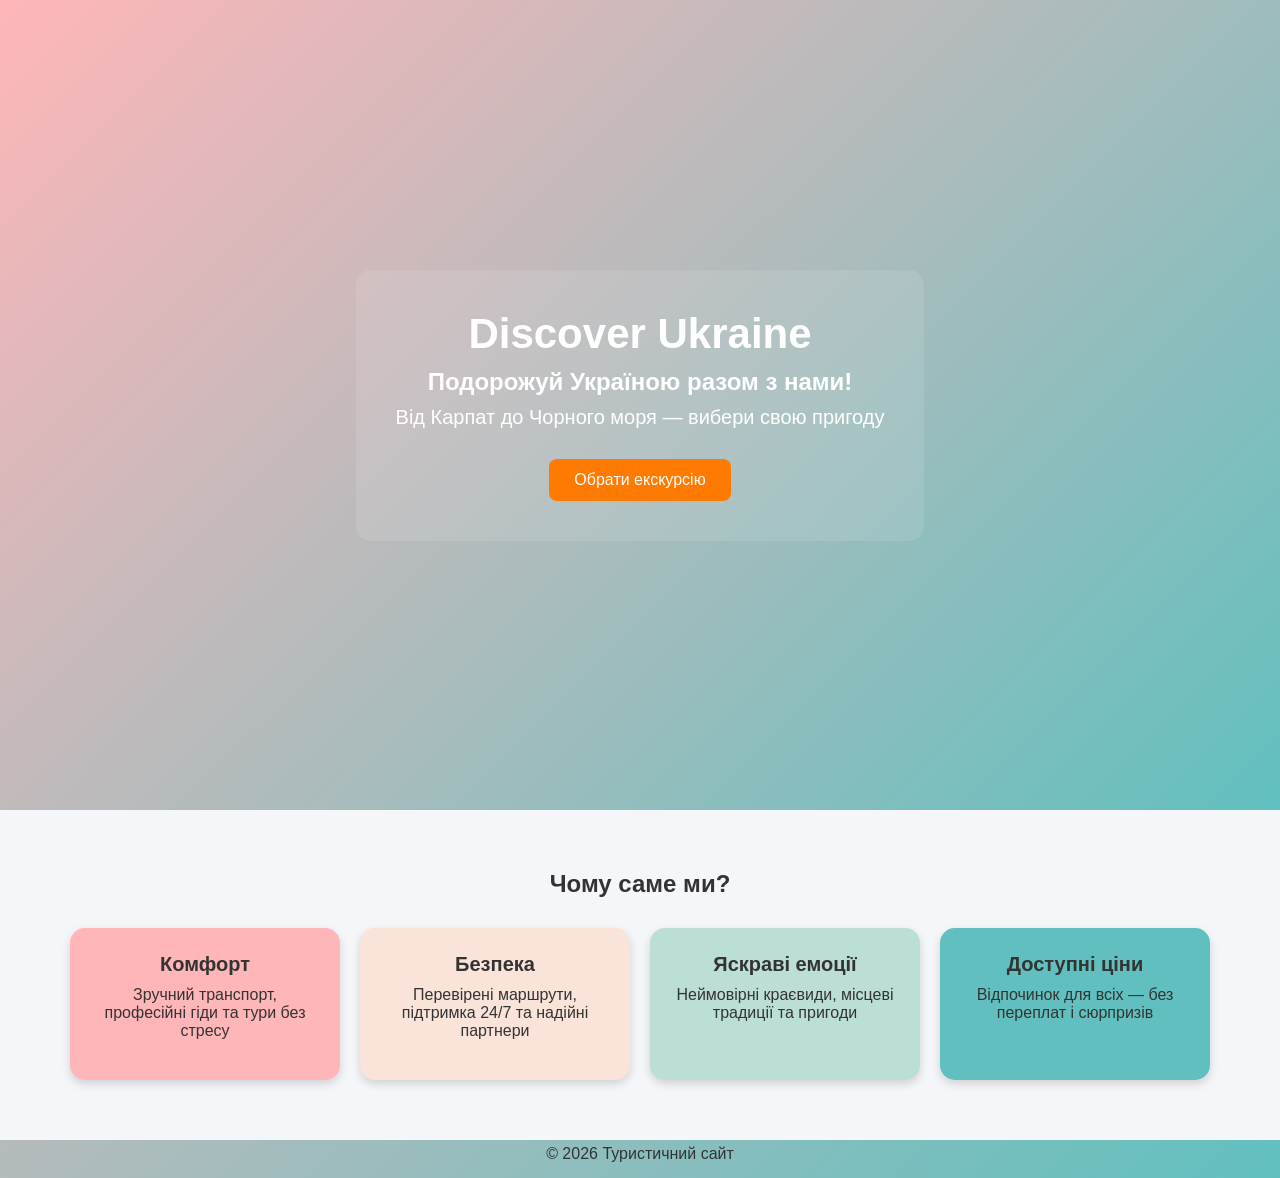
<file: index.html>
<!DOCTYPE html>
<html lang="uk">
<head>
<meta charset="UTF-8">
<title>Туристичні екскурсії</title>
<link rel="stylesheet" href="style.css">
</head>
<body>

<header class="hero">
  <div class="hero-content">
    <h1>Discover Ukraine</h1>
    <h2>Подорожуй Україною разом з нами!</h2>
    <p>Від Карпат до Чорного моря — вибери свою пригоду</p>
    <a href="excursions.html" class="btn">Обрати екскурсію</a>
  </div>
</header>

<section class="why-us">
  <h2>Чому саме ми?</h2>
  <div class="features">
    <div class="feature" style="background:#FFB6B9">
      <h3>Комфорт</h3>
      <p>Зручний транспорт, професійні гіди та тури без стресу</p>
    </div>
    <div class="feature" style="background:#FAE3D9">
      <h3>Безпека</h3>
      <p>Перевірені маршрути, підтримка 24/7 та надійні партнери</p>
    </div>
    <div class="feature" style="background:#BBDED6">
      <h3>Яскраві емоції</h3>
      <p>Неймовірні краєвиди, місцеві традиції та пригоди</p>
    </div>
    <div class="feature" style="background:#61C0BF">
      <h3>Доступні ціни</h3>
      <p>Відпочинок для всіх — без переплат і сюрпризів</p>
    </div>
  </div>
</section>

<footer>
  <p>© 2026 Туристичний сайт</p>
</footer>

</body>
</html>
</file>
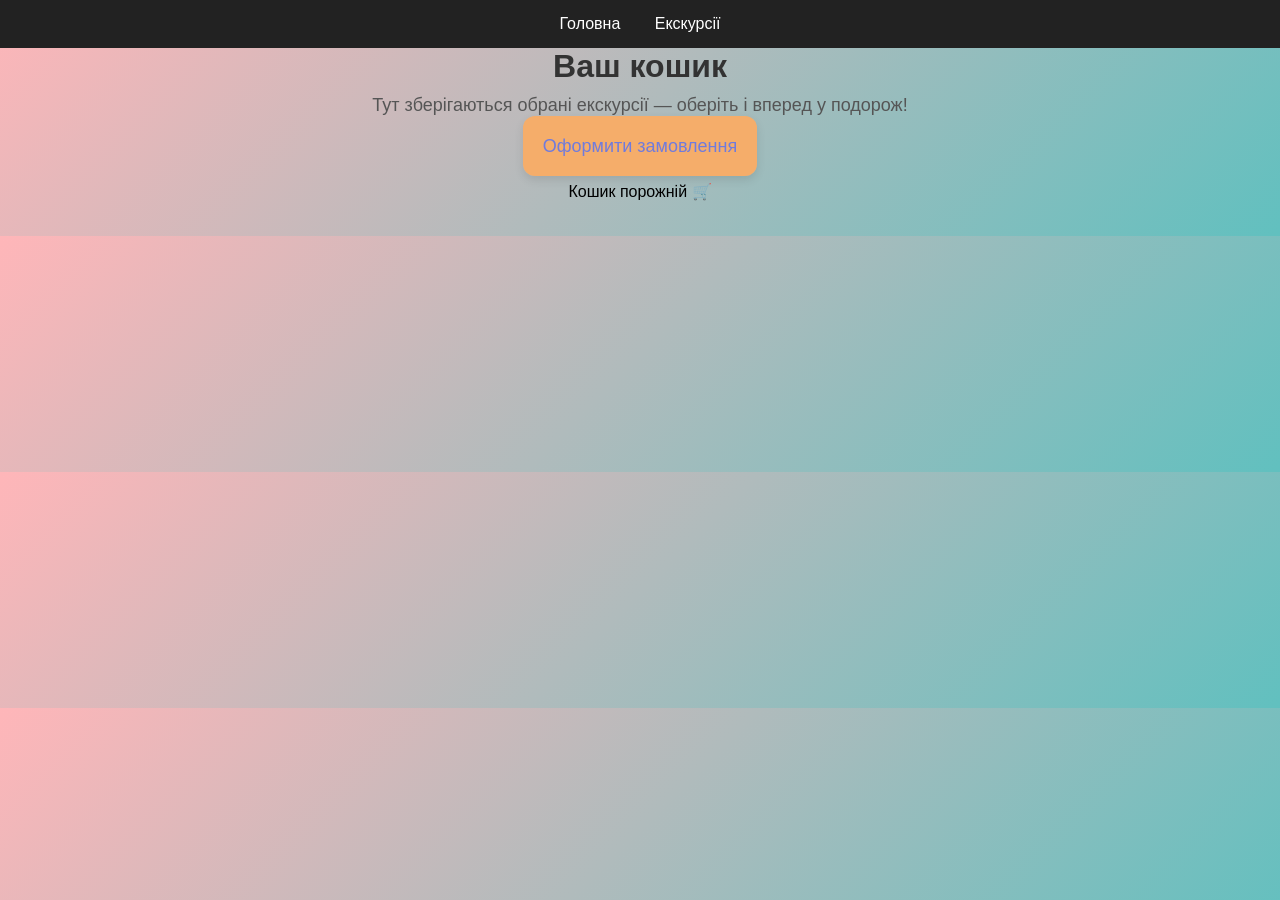
<file: cart.html>
<!DOCTYPE html>
<html lang="uk">
<head>
<meta charset="UTF-8">
<title>Кошик</title>
<link rel="stylesheet" href="style.css">
</head>
<body>

<nav class="navbar">
  <a href="index.html">Головна</a>
  <a href="excursions.html">Екскурсії</a>
</nav>

<h1>Ваш кошик</h1>
<p class="subtitle">Тут зберігаються обрані екскурсії — оберіть і вперед у подорож!</p>
<a href="checkout.html" class="adc">Оформити замовлення</a>

<div id="cart" class="regions"></div>

<script src="script.js"></script>
</body>
</html>
</file>
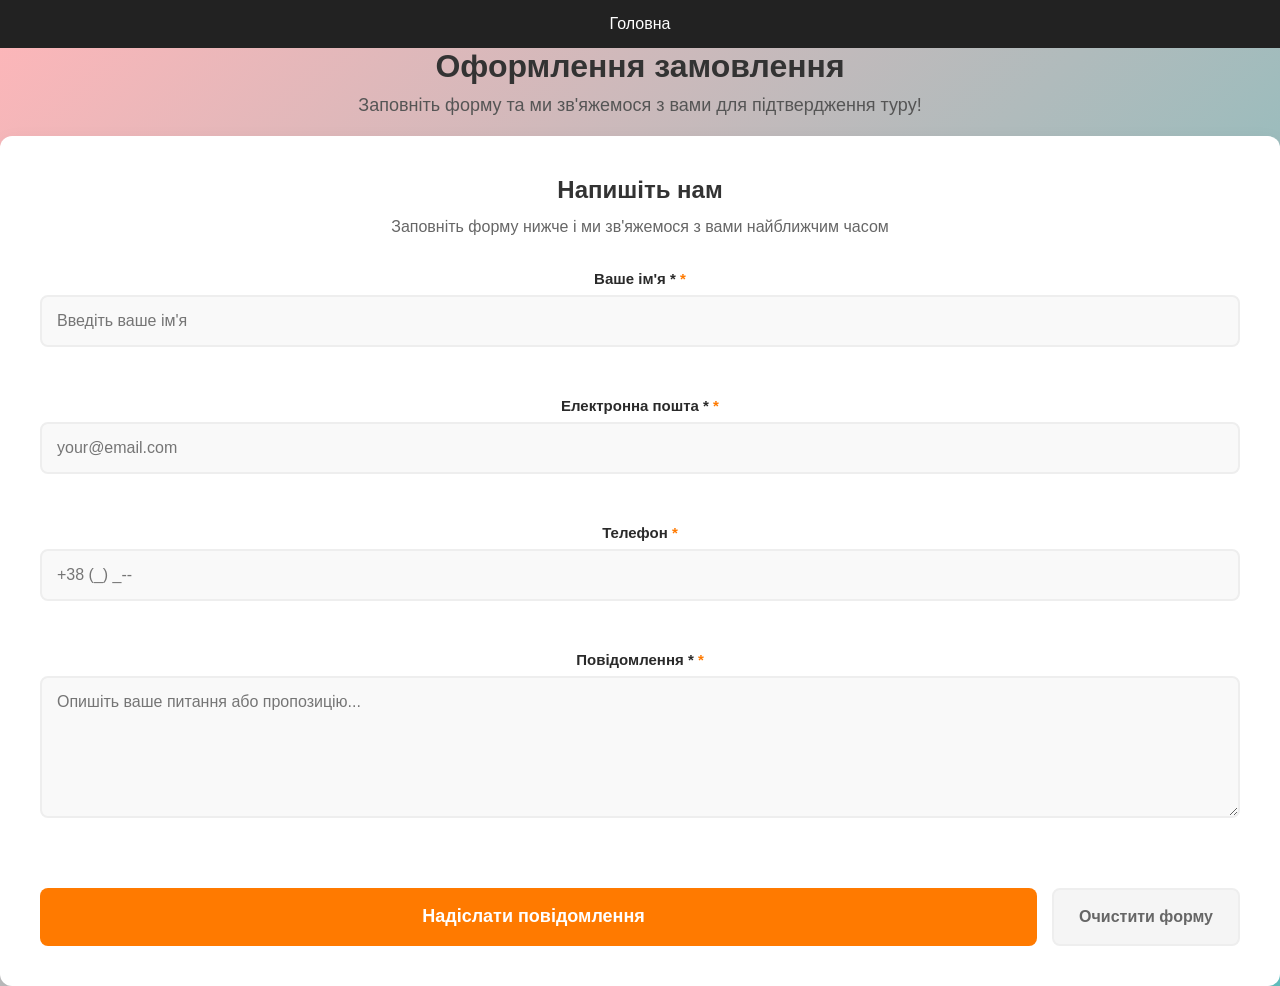
<file: checkout.html>
<!DOCTYPE html>
<html lang="uk">
<head>
<meta charset="UTF-8">
<title>Оформлення</title>
<link rel="stylesheet" href="style.css">
</head>
<body>

<nav class="navbar">
  <a href="index.html">Головна</a>
</nav>

<h1>Оформлення замовлення</h1>
<p class="subtitle">Заповніть форму та ми зв'яжемося з вами для підтвердження туру!</p>

<!-- Форма зворотного зв'язку -->
                <section class="contact-form-section">
                    <div class="form-container">
                        <h2 class="section-title">Напишіть нам</h2>
                        <p class="form-subtitle">Заповніть форму нижче і ми зв'яжемося з вами найближчим часом</p>
                        
                        <form id="contactForm" class="contact-form">
                            <div class="form-group">
                                <label for="name">Ваше ім'я *</label>
                                <input type="text" id="name" name="name" required placeholder="Введіть ваше ім'я">
                                <div class="error-message" id="nameError"></div>
                            </div>
                            
                            <div class="form-group">
                                <label for="email">Електронна пошта *</label>
                                <input type="email" id="email" name="email" required placeholder="your@email.com">
                                <div class="error-message" id="emailError"></div>
                            </div>
                    <div class="form-group">
    <label for="phone">Телефон</label>
    <input type="tel" id="phone" name="phone" placeholder="+38 (_) _--">
    <div class="error-message" id="phoneError"></div>
</div>

                            
                           
                            
                            <div class="form-group">
                                <label for="message">Повідомлення *</label>
                                <textarea id="message" name="message" rows="6" required placeholder="Опишіть ваше питання або пропозицію..."></textarea>
                                <div class="error-message" id="messageError"></div>
                            </div>
                            
                            
                            
                            <div class="form-actions">
                                <button type="submit" class="submit-btn" id="submitBtn">
                                    <span>Надіслати повідомлення</span>
                                    <i class="fas fa-paper-plane"></i>
                                </button>
                                <button type="reset" class="reset-btn">Очистити форму</button>
                            </div>
                        </form>
                    </div>
                </section>
    <!-- Модальне вікно успіху -->
    <div class="modal-overlay" id="successModal">
        <div class="modal-content success-modal">
            <button class="modal-close" id="closeSuccessModal">&times;</button>
            <div class="modal-body">
                <div class="success-icon">
                    <i class="fas fa-check-circle"></i>
                </div>
                <h2>Дякуємо за звернення!</h2>
                <p>Ваше повідомлення успішно відправлено. Ми зв'яжемося з вами найближчим часом.</p>
                <button class="btn-ok" id="okBtn">Добре</button>
            </div>
        </div>
    </div>

<script src="script.js"></script>
</body>
</html>
</file>
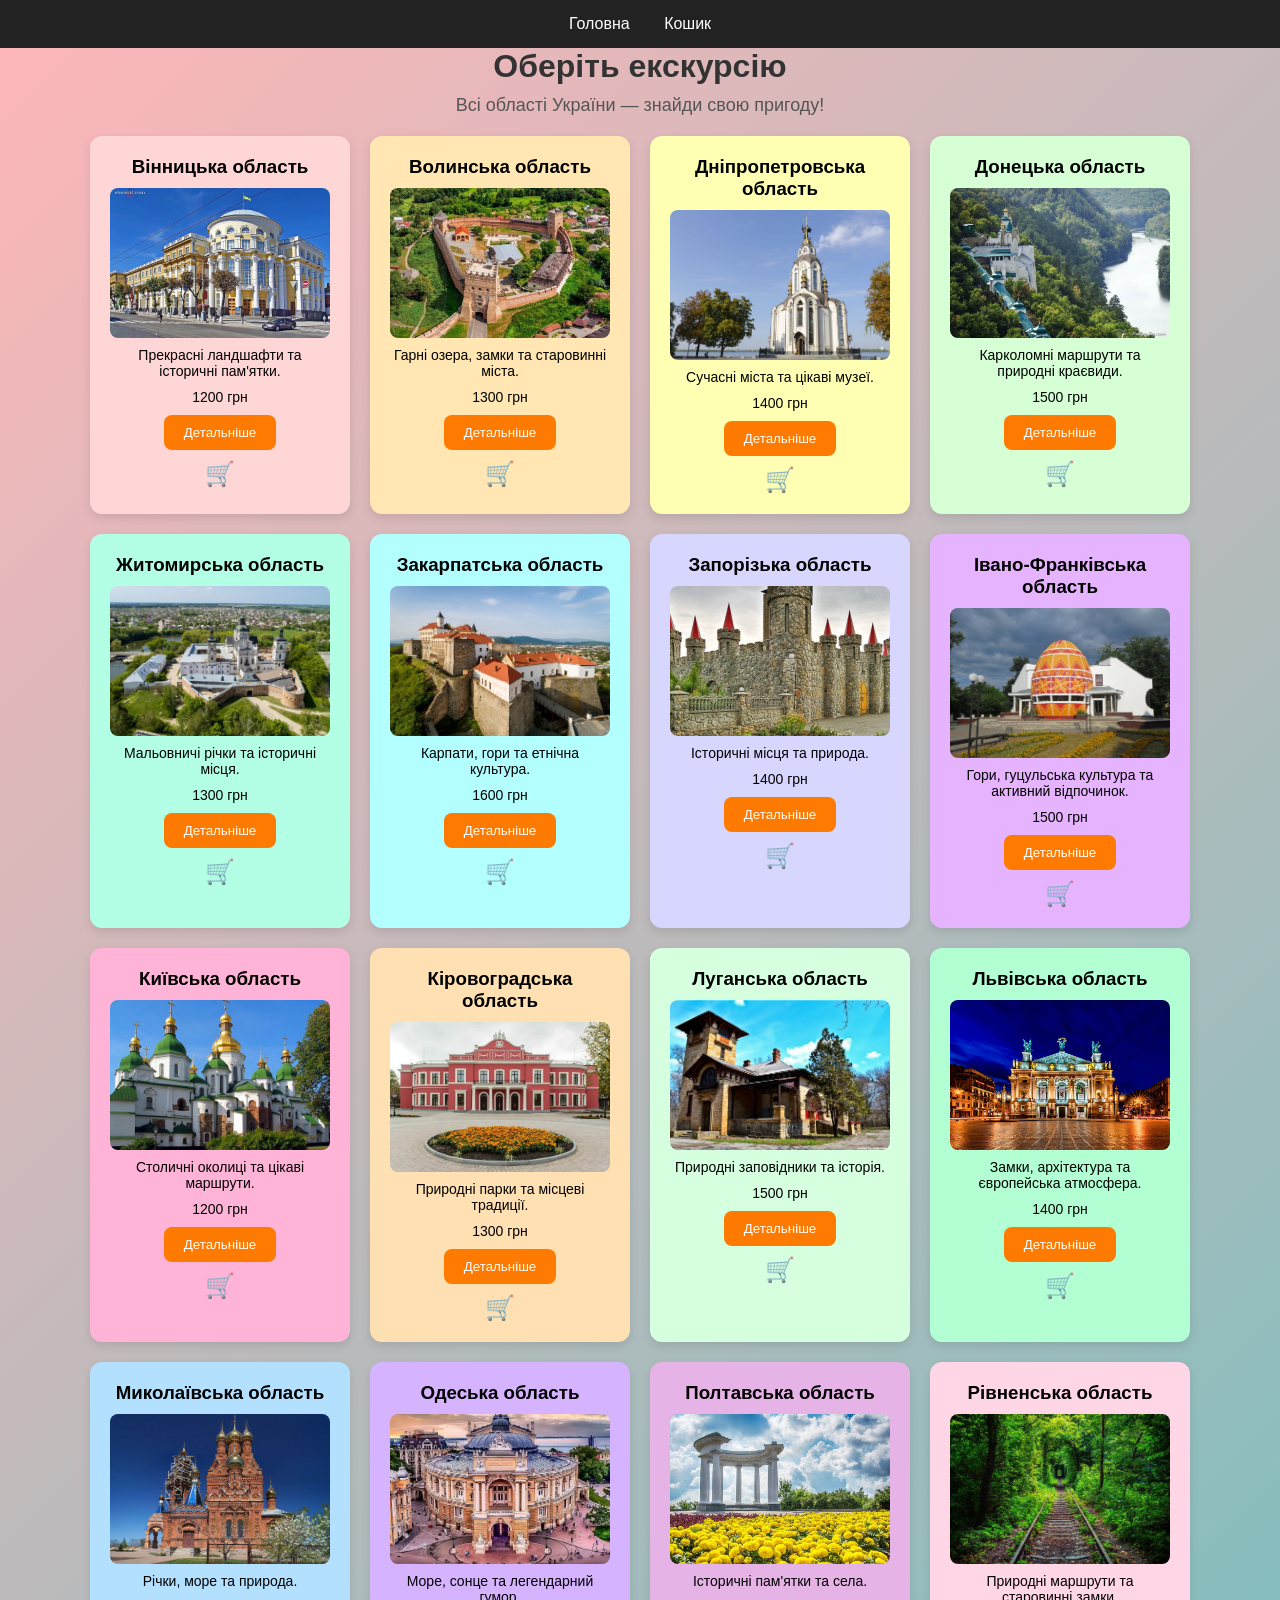
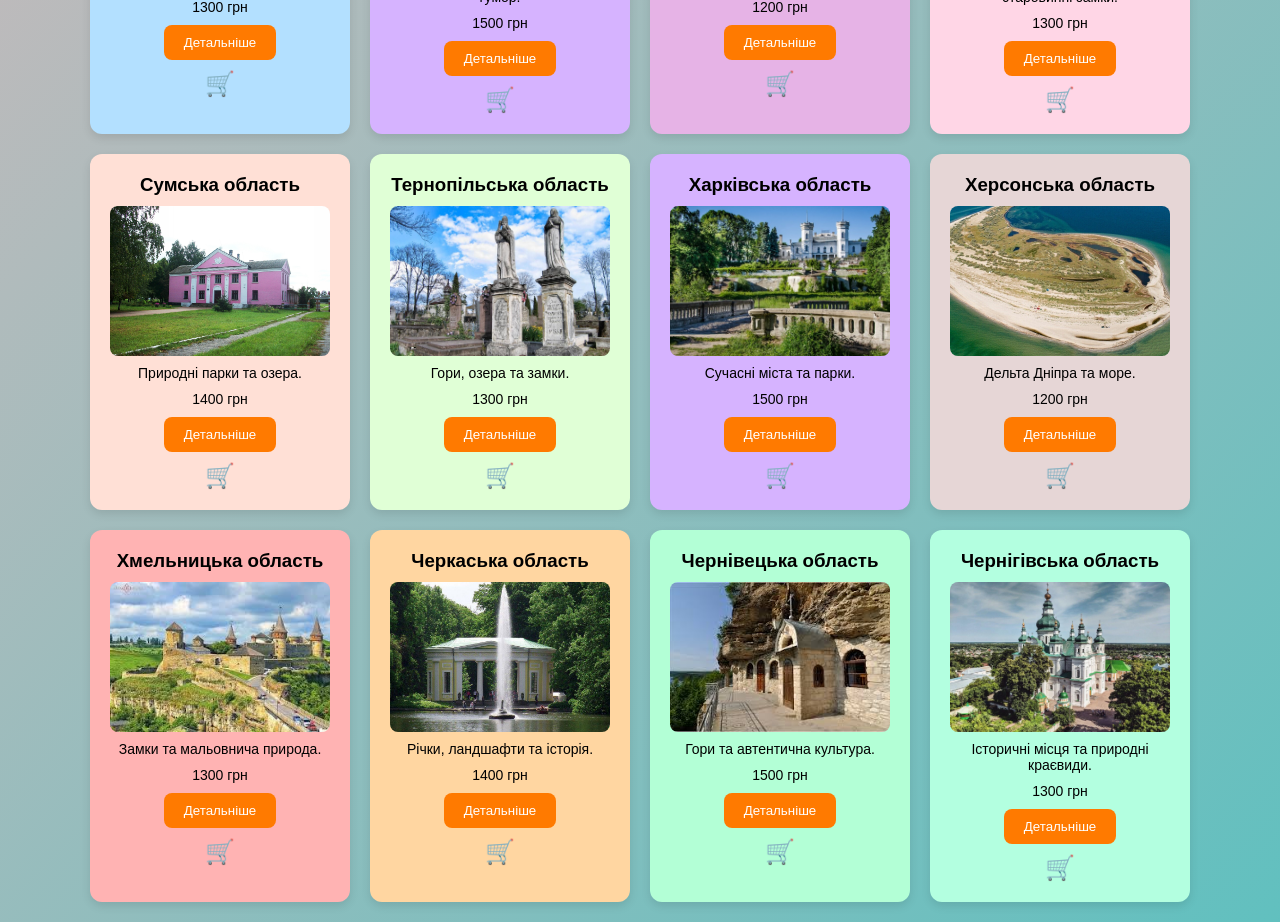
<file: excursions.html>
<!DOCTYPE html>
<html lang="uk">
<head>
<meta charset="UTF-8">
<title>Екскурсії</title>
<link rel="stylesheet" href="style.css">
</head>
<body>

<nav class="navbar">
  <a href="index.html">Головна</a>
  <a href="cart.html">Кошик</a>
</nav>

<h1>Оберіть екскурсію</h1>

<p class="subtitle">Всі області України — знайди свою пригоду!</p>

<div id="regions" class="regions"></div>

<script src="script.js"></script>
</body>
</html>
</file>
<file: style.css>
/* ===== Загальні стилі ===== */
body{
  margin:0;
  font-family: Arial, sans-serif;
  text-align:center;
  background:linear-gradient(135deg,#FFB6B9,#61C0BF);
  color:#333;
}

h1, h2, h3{
  margin:0 0 10px 0;
}

p{
  margin:5px 0 15px 0;
}

.navbar{
  background:#222;
  padding:15px;
}

.navbar a{
  color:white;
  margin:0 15px;
  text-decoration:none;
  font-weight:500;
}

.navbar a:hover{
  text-decoration:underline;
}

.btn{
  display:inline-block;
  margin-top:15px;
  padding:12px 25px;
  background:#ff7a00;
  color:white;
  text-decoration:none;
  border-radius:8px;
  transition:background 0.3s;
}

.btn:hover{
  background:#ff9500;
}

/* ===== Головна сторінка (Hero) ===== */
.hero{
  height:90vh;
  display:flex;
  justify-content:center;
  align-items:center;
  color:white;
  background:linear-gradient(135deg,#FFB6B9,#61C0BF);
}

.hero-content{
  padding:40px;
  border-radius:15px;
  background:rgba(255,255,255,0.1);
}

.hero h1{
  font-size:42px;
  margin-bottom:10px;
}

.hero p{
  font-size:20px;
}

/* ===== Чому саме ми (features) ===== */
.why-us{
  padding:60px 20px;
  background:#f4f6f9;
}

.features{
  display:flex;
  flex-wrap:wrap;
  justify-content:center;
  gap:20px;
  margin-top:30px;
}

.feature{
  width:220px;
  padding:25px;
  border-radius:15px;
  color:#333;
  box-shadow:0 4px 10px rgba(0,0,0,0.15);
  transition:transform 0.3s;
}

.feature:hover{
  transform: translateY(-8px);
}

.feature h3{
  margin-bottom:10px;
  font-size:20px;
}

.feature p{
  font-size:16px;
}

/* ===== Екскурсії (regions) ===== */
.regions{
  display:flex;
  flex-wrap:wrap;
  justify-content:center;
  gap:20px;
  margin:20px;
  color: black;
}

.card{
  width:220px;
  padding:20px;
  border-radius:12px;
  box-shadow:0 4px 10px rgba(0,0,0,0.1);
  cursor:pointer;
  text-align:center;
  transition:transform 0.3s, box-shadow 0.3s;
}

.card:hover{
  transform: translateY(-8px);
  box-shadow:0 6px 15px rgba(0,0,0,0.2);
}

.card h3{
  margin-bottom:10px;
}

.card p{
  font-size:14px;
  margin-bottom:10px;
}

.cart-icon{
  font-size:24px;
  margin-top:10px;
  cursor:pointer;
  transition: transform 0.2s;
}

.cart-icon:hover{
  transform: scale(1.2);
}

/* ===== Кошик ===== */
#cart .card{
  width:250px;
  margin:auto;
  margin-bottom:20px;
  background:#FAF3DD;
}

#cart .card:last-child{
  background:#BEE3DB;
}

/* ===== Checkout форма ===== */
.checkout-form{
  display:flex;
  flex-direction:column;
  align-items:center;
  gap:15px;
  margin-top:30px;
}

.checkout-form input, .checkout-form textarea{
  width:250px;
  padding:10px;
  border-radius:8px;
  border:1px solid #ccc;
  font-size:14px;
}

.checkout-form button{
  width:200px;
  padding:12px 0;
  font-size:16px;
  border:none;
}

/* ===== Підзаголовки ===== */
.subtitle{
  font-size:18px;
  color:#555;
  margin-bottom:20px;
}
/* ===== Анімація додавання в кошик ===== */
@keyframes jump {
  0% { transform: translateY(0); box-shadow:0 4px 10px rgba(0,0,0,0.1); }
  30% { transform: translateY(-15px); box-shadow:0 6px 15px rgba(0,0,0,0.2); }
  50% { transform: translateY(0); box-shadow:0 4px 10px rgba(0,0,0,0.15); }
  100% { transform: translateY(0); box-shadow:0 4px 10px rgba(0,0,0,0.1); }
}

.jump{
  animation: jump 0.5s ease;
}
img{
  width:100%;
  height:150px;
  object-fit:cover;
  border-radius:8px;
}
button{
  background:#ff7a00;
  color:white;
  border:none;
  padding:10px 20px;
  border-radius:8px;
  cursor:pointer;
  transition:background 0.3s;
}
/* Форма зворотного зв'язку */
.form-container {
    background-color: white;
    padding: 40px;
    border-radius: 12px;
    box-shadow: 0 5px 20px rgba(0, 0, 0, 0.05);
}

.form-subtitle {
    color: #666;
    margin-bottom: 30px;
    line-height: 1.6;
}

.contact-form {
    display: flex;
    flex-direction: column;
    gap: 25px;
}

.form-group {
    display: flex;
    flex-direction: column;
}

.form-group label {
    font-weight: 600;
    margin-bottom: 8px;
    color: #2a2a2a;
    font-size: 15px;
}

.form-group label::after {
    content: ' *';
    color: #ff7a00;
}

.form-group input,
.form-group select,
.form-group textarea {
    padding: 15px;
    border: 2px solid #eee;
    border-radius: 8px;
    font-size: 16px;
    font-family: 'Open Sans', sans-serif;
    transition: all 0.3s ease;
    background-color: #f9f9f9;
}

.form-group input:focus,
.form-group select:focus,
.form-group textarea:focus {
    outline: none;
    border-color: #ff7a00;
    background-color: white;
    box-shadow: 0 0 0 3px rgba(255, 122, 0, 0.1);
}

.form-group input.error,
.form-group select.error,
.form-group textarea.error {
    border-color: #ff7a00;
    background-color: #fff5f5;
}
.error-message {
    color: #ff7a00;
    font-size: 14px;
    margin-top: 5px;
    min-height: 20px;
}

.checkbox-group {
    flex-direction: row;
    align-items: center;
    gap: 10px;
}

.checkbox-group input[type="checkbox"] {
    width: 20px;
    height: 20px;
    accent-color: #ff7a00;
}

.checkbox-group label {
    margin-bottom: 0;
    font-weight: normal;
    font-size: 14px;
}

.checkbox-group label::after {
    content: '';
}

.form-actions {
    display: flex;
    gap: 15px;
    margin-top: 20px;
}

.submit-btn {
    flex: 1;
    background-color: #ff7a00;
    color: white;
    border: none;
    padding: 18px 30px;
    border-radius: 8px;
    font-size: 18px;
    font-weight: 600;
    cursor: pointer;
    transition: all 0.3s ease;
    display: flex;
    align-items: center;
    justify-content: center;
    gap: 10px;
}

.submit-btn:hover {
    background-color: #ff7a00;
    transform: translateY(-3px);
    box-shadow: 0 5px 15px rgba(255, 122, 0, 0.3);
}

.submit-btn:disabled {
    background-color: #ccc;
    cursor: not-allowed;
    transform: none;
    box-shadow: none;
}

.reset-btn {
    padding: 18px 25px;
    background-color: #f5f5f5;
    color: #666;
    border: 2px solid #eee;
    border-radius: 8px;
    font-size: 16px;
    font-weight: 600;
    cursor: pointer;
    transition: all 0.3s ease;
}

.reset-btn:hover {
    background-color: #eee;
    color: #333;
}
/* Модальне вікно успіху */
.modal-overlay {
    position: fixed;
    top: 0;
    left: 0;
    width: 100%;
    height: 100%;
    background-color: rgba(0, 0, 0, 0.7);
    display: none;
    align-items: center;
    justify-content: center;
    z-index: 1000;
    padding: 20px;
}

.modal-overlay.active {
    display: flex;
}

.success-modal {
    background-color: white;
    border-radius: 12px;
    width: 90%;
    max-width: 500px;
    position: relative;
    animation: modalFadeIn 0.3s ease;
}

@keyframes modalFadeIn {
    from {
        opacity: 0;
        transform: translateY(-30px);
    }
    to {
        opacity: 1;
        transform: translateY(0);
    }
}

.modal-close {
    position: absolute;
    top: 20px;
    right: 20px;
    background: none;
    border: none;
    font-size: 28px;
    color: #555;
    cursor: pointer;
    z-index: 10;
    width: 40px;
    height: 40px;
    display: flex;
    align-items: center;
    justify-content: center;
    border-radius: 50%;
    transition: all 0.3s ease;
}

.modal-close:hover {
    background-color: #f5f5f5;
    color: #ff7a00;
}

.success-icon {
    text-align: center;
    margin-bottom: 20px;
}

.success-icon i {
    font-size: 80px;
    color: #4CAF50;
}

.success-modal h2 {
    font-family: 'Montserrat', sans-serif;
    font-size: 28px;
    margin-bottom: 15px;
    text-align: center;
    color: #2a2a2a;
}

.success-modal p {
    text-align: center;
    color: #666;
    margin-bottom: 30px;
    line-height: 1.6;
}

.btn-ok {
    display: block;
    margin: 0 auto;
    background-color: #ff7a00;
    color: white;
    border: none;
    padding: 15px 40px;
    border-radius: 8px;
    font-size: 18px;
    font-weight: 600;
    cursor: pointer;
    transition: all 0.3s ease;
}

.btn-ok:hover {
    background-color: #e77a00;
    transform: translateY(-3px);
    box-shadow: 0 5px 15px rgba(255, 122, 0, 0.3);
}

/* Адаптивність */
@media (max-width: 768px) {
    .contact-info-grid {
        grid-template-columns: 1fr;
    }
    
    .team-grid {
        grid-template-columns: repeat(auto-fill, minmax(200px, 1fr));
    }
    
    .form-container {
        padding: 30px 20px;
    }
    
    .form-actions {
        flex-direction: column;
    }
    
    .submit-btn, .reset-btn {
        width: 100%;
    }
}

@media (max-width: 480px) {
    .page-title {
        font-size: 32px;
    }
    
    .section-title {
        font-size: 26px;
    }
    
    .contact-card {
        padding: 20px;
    }
}
.adc{
    margin-top: 40px;
    margin:100px;
    padding: 20px;
    background-color: #f5ad6a;
    border-radius: 12px;
    box-shadow: 0 4px 10px rgba(0,0,0,0.1);
    color:#707bdd;
    font-size: 18px;
text-decoration: none;
}
</file>
